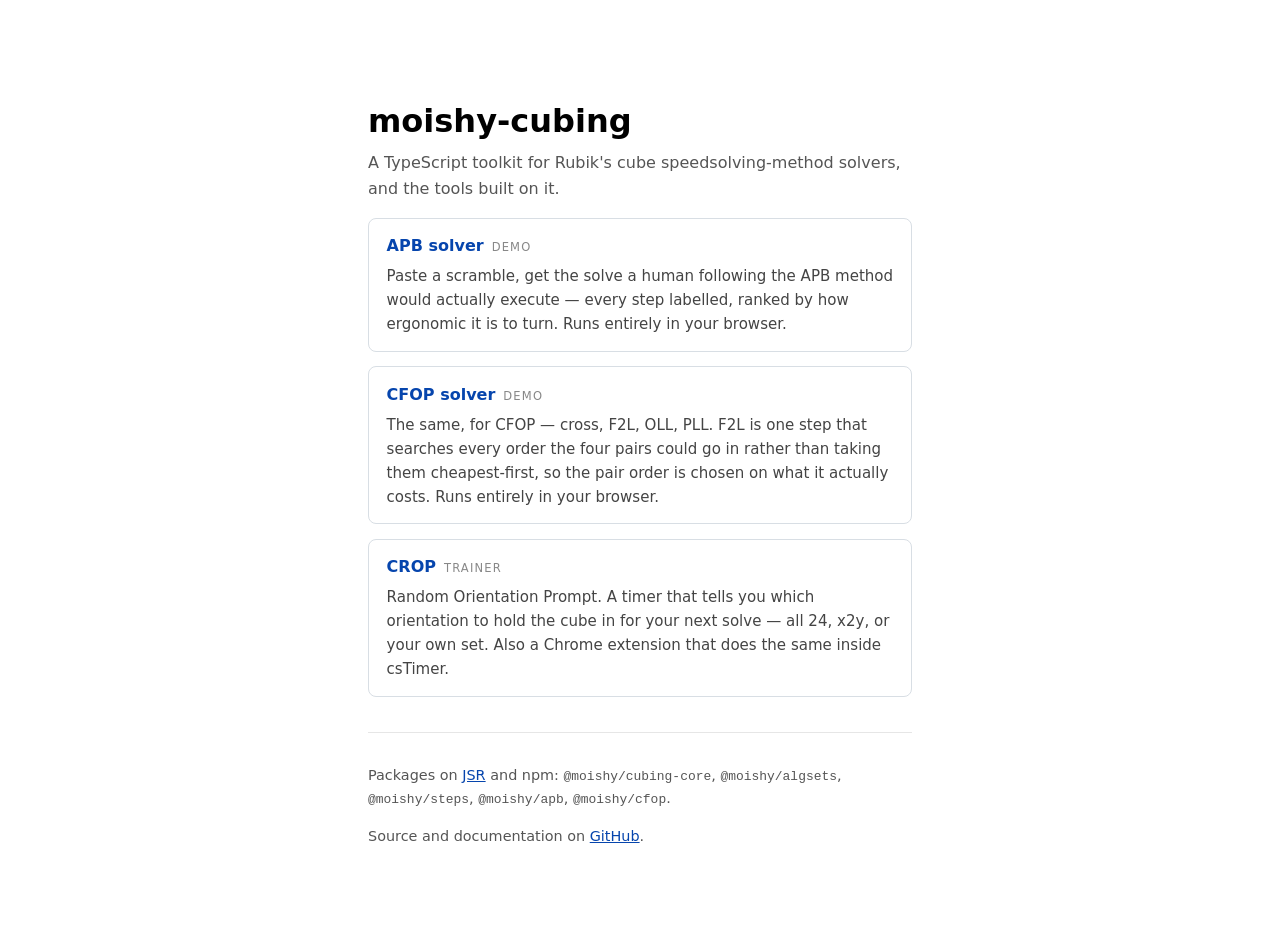
<file: docs/index.html>
<!DOCTYPE html>
<meta charset="utf-8">
<title>moishy-cubing</title>
<meta name="viewport" content="width=device-width, initial-scale=1">
<link rel="canonical" href="https://cubing.moishy.dev/">
<meta name="description"
  content="A TypeScript toolkit for building Rubik's cube speedsolving-method solvers, and the tools built on it.">
<style>
body {
  font-family: system-ui, sans-serif;
  max-width: 34rem;
  margin: 6rem auto;
  padding: 0 1.5rem;
  line-height: 1.6;
}
a {
  color: #0645ad;
}
h1 {
  margin-bottom: 0.2rem;
}
p.tag {
  margin-top: 0;
  color: #555;
}
a.card {
  display: block;
  margin: 0.9rem 0;
  padding: 0.9rem 1.1rem;
  border: 1px solid #d8dee4;
  border-radius: 8px;
  color: inherit;
  text-decoration: none;
}
a.card:hover {
  border-color: #0645ad;
}
a.card .name {
  color: #0645ad;
  font-weight: 600;
}
a.card .kind {
  margin-left: 0.5rem;
  font-size: 0.72rem;
  letter-spacing: 0.1em;
  text-transform: uppercase;
  color: #888;
}
a.card p {
  margin: 0.35rem 0 0;
  font-size: 0.94rem;
  color: #444;
}
footer {
  margin-top: 2.2rem;
  padding-top: 1rem;
  border-top: 1px solid #e6e6e6;
  font-size: 0.9rem;
  color: #555;
}
code {
  font-family: ui-monospace, SFMono-Regular, Menlo, Consolas, monospace;
  font-size: 0.9em;
}
</style>
<h1>moishy-cubing</h1>
<p class="tag">
  A TypeScript toolkit for Rubik's cube speedsolving-method solvers, and the tools built on it.
</p>

<a class="card" href="./apb-demo/">
  <span class="name">APB solver</span><span class="kind">demo</span>
  <p>
    Paste a scramble, get the solve a human following the APB method would actually execute — every
    step labelled, ranked by how ergonomic it is to turn. Runs entirely in your browser.
  </p>
</a>

<a class="card" href="./cfop-demo/">
  <span class="name">CFOP solver</span><span class="kind">demo</span>
  <p>
    The same, for CFOP — cross, F2L, OLL, PLL. F2L is one step that searches every order the four
    pairs could go in rather than taking them cheapest-first, so the pair order is chosen on what it
    actually costs. Runs entirely in your browser.
  </p>
</a>

<a class="card" href="./crop/">
  <span class="name">CROP</span><span class="kind">trainer</span>
  <p>
    Random Orientation Prompt. A timer that tells you which orientation to hold the cube in for your
    next solve — all 24, x2y, or your own set. Also a Chrome extension that does the same inside
    csTimer.
  </p>
</a>

<footer>
  <p>
    Packages on <a href="https://jsr.io/@moishy">JSR</a> and npm:
    <code>@moishy/cubing-core</code>, <code>@moishy/algsets</code>, <code>@moishy/steps</code>,
    <code>@moishy/apb</code>, <code>@moishy/cfop</code>.
  </p>
  <p>
    Source and documentation on
    <a href="https://github.com/moishy-r/moishy-cubing">GitHub</a>.
  </p>
</footer>
</file>
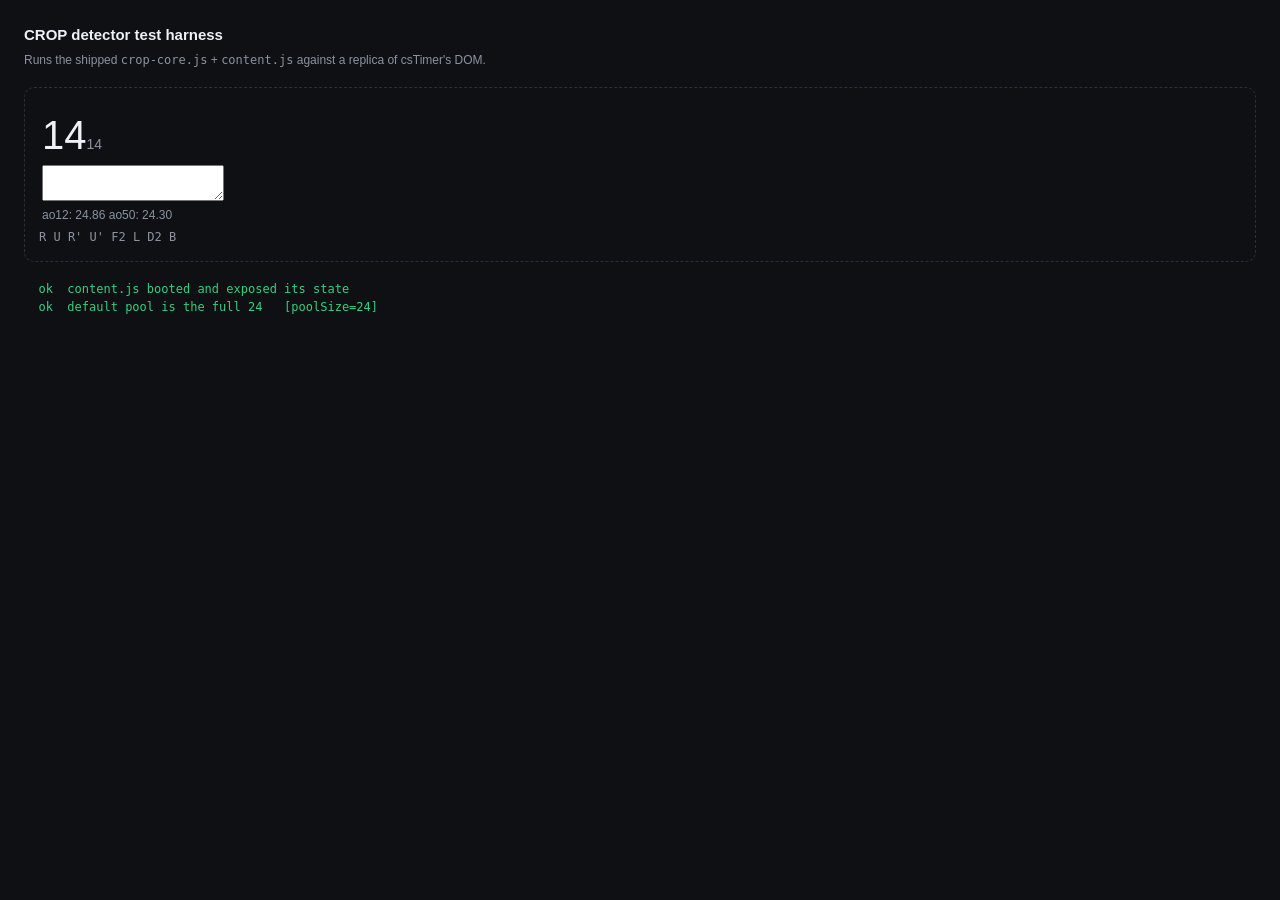
<file: crop/tests/harness.html>
<!DOCTYPE html>
<html lang="en">
<head>
<meta charset="utf-8">
<title>CROP — detector test harness</title>
<!-- Loads the REAL extension files (not copies) against a DOM replica of
     csTimer's verified structure, so the detector is exercised as shipped. -->
<link rel="stylesheet" href="../core/crop-overlay.css">
<style>
  body { margin:0; padding:24px; background:#0e1014; color:#eef1f6;
         font:13px/1.5 -apple-system, BlinkMacSystemFont, "Segoe UI", Roboto, sans-serif; }
  h1 { font-size:15px; margin:0 0 4px; }
  p.sub { margin:0 0 18px; color:#8b93a1; font-size:12px; }
  #mock { border:1px dashed #2a2f38; border-radius:10px; padding:14px; margin-bottom:18px; }
  #lcd { font-size:40px; font-variant-numeric:tabular-nums; }
  .insplabel, .difflabel { display:inline; font-size:14px; color:#8b93a1; }
  #scrambleTxt { font-family:ui-monospace, Menlo, monospace; color:#8b93a1; font-size:12px; }
  #avgstr { color:#8b93a1; font-size:12px; }
  #out { font-family:ui-monospace, Menlo, monospace; font-size:12px; white-space:pre-wrap; }
  .pass { color:#35d07f; } .fail { color:#ff4d4d; } .note { color:#8b93a1; }
  #summary { margin-top:14px; font-weight:700; }
</style>
</head>
<body>

<h1>CROP detector test harness</h1>
<p class="sub">Runs the shipped <code>crop-core.js</code> + <code>content.js</code> against a replica of csTimer's DOM.</p>

<!-- Replica of the structure verified live on cstimer.net -->
<div id="mock">
  <table id="timer"><tbody><tr><td id="container">
    <div id="lcd" class="activetimer insp">0.<span>00</span><div class="insplabel"></div><div class="difflabel"></div></div>
    <textarea id="inputTimer"></textarea>
    <div id="avgstr">ao12: 24.86 ao50: 24.30</div>
  </td></tr></tbody></table>
  <div id="scrambleDiv"><span id="scrambleTxt">R U R' U' F2 L D2 B</span></div>
</div>

<div id="out"></div>
<div id="summary"></div>

<script>
/* chrome.storage shim so content.js runs outside an extension context.
   This is a REAL in-memory store that dispatches onChanged, because the content
   script writes its own _status heartbeat on every prompt — if that write were
   treated as a settings change it would hide the prompt it just showed. A
   no-op shim would hide that class of bug. */
window.__store = {};
window.chrome = (function () {
  var listeners = [];
  return {
    storage: {
      local: {
        get: function (keys, cb) {
          var out = {};
          if (keys === null || keys === undefined) out = Object.assign({}, window.__store);
          else if (typeof keys === 'string') { if (keys in window.__store) out[keys] = window.__store[keys]; }
          else out = Object.assign({}, window.__store);
          setTimeout(function () { cb(out); }, 0);
        },
        set: function (obj, cb) {
          var changes = {};
          Object.keys(obj).forEach(function (k) {
            changes[k] = { oldValue: window.__store[k], newValue: obj[k] };
            window.__store[k] = obj[k];
          });
          setTimeout(function () {
            listeners.forEach(function (l) { l(changes, 'local'); });
            if (cb) cb();
          }, 0);
        }
      },
      onChanged: { addListener: function (fn) { listeners.push(fn); } }
    }
  };
})();
</script>
<script src="../core/crop-core.js"></script>
<script src="../extension/content.js"></script>
<script>
(function () {
  'use strict';

  var out = document.getElementById('out');
  var lcd = document.getElementById('lcd');
  var span = lcd.querySelector('span');
  var diff = lcd.querySelector('.difflabel');
  var insp = lcd.querySelector('.insplabel');
  var scr = document.getElementById('scrambleTxt');
  var avg = document.getElementById('avgstr');

  var results = [];
  function ok(pass, msg, detail) {
    results.push({ pass: !!pass, msg: msg, detail: detail || '' });
    var d = document.createElement('div');
    d.className = pass ? 'pass' : 'fail';
    d.textContent = (pass ? '  ok  ' : 'FAIL  ') + msg + (detail ? '   [' + detail + ']' : '');
    out.appendChild(d);
  }
  function note(msg) {
    var d = document.createElement('div');
    d.className = 'note';
    d.textContent = '· ' + msg;
    out.appendChild(d);
  }
  var sleep = function (ms) { return new Promise(function (r) { setTimeout(r, ms); }); };

  /* write the display the way csTimer does: text node + <span> for centis */
  function paint(text) {
    var m = /^(.*\.)(\d+)$/.exec(text);
    if (m) { lcd.firstChild.nodeValue = m[1]; span.textContent = m[2]; }
    else { lcd.firstChild.nodeValue = text; span.textContent = ''; }
  }

  function overlayEl() { return document.querySelector('.crop-overlay'); }
  function visible() {
    var o = overlayEl();
    return !!(o && o.classList.contains('crop-visible'));
  }
  function shownColors() {
    var n = document.querySelectorAll('.crop-overlay .crop-color');
    return n.length === 2 ? (n[0].textContent + '/' + n[1].textContent) : '';
  }

  /* a fake solve: rapid repaints, then a settled time */
  async function fakeSolve(finalText, ms) {
    ms = ms || 700;
    var t0 = performance.now();
    while (performance.now() - t0 < ms) {
      paint(((performance.now() - t0) / 1000).toFixed(2));
      await sleep(16);
    }
    paint(finalText);
  }

  async function cooldown() { paint('0.00'); await sleep(1100); }

  /* dispatch a space keydown the way a real key press would */
  function key() {
    var ev = new KeyboardEvent('keydown', {
      key: ' ', code: 'Space', keyCode: 32, bubbles: true, cancelable: true
    });
    document.body.dispatchEvent(ev);
    return ev;
  }

  async function run() {
    await sleep(300);   // let content.js attach

    /* -- 1. attaches to #lcd ------------------------------------------------ */
    var st = window.CROP_DEBUG && window.CROP_DEBUG.state();
    ok(!!st, 'content.js booted and exposed its state');
    ok(st && st.poolSize === 24, 'default pool is the full 24', st && ('poolSize=' + st.poolSize));

    /* -- 2. inspection tick (1/sec) must NOT count as running --------------- */
    for (var i = 15; i >= 12; i--) { insp.textContent = String(i); paint(String(i)); await sleep(350); }
    await sleep(600);
    ok(!visible(), 'slow inspection ticks do not trigger a prompt');
    insp.textContent = '';
    await cooldown();

    /* -- 3. #avgstr churn must NOT trigger anything (proves we watch #lcd) -- */
    for (var j = 0; j < 8; j++) { avg.textContent = 'ao12: 24.' + j + ' ao50: 24.30'; await sleep(20); }
    await sleep(600);
    ok(!visible(), '#avgstr (rolling averages) churn does not trigger a prompt');
    await cooldown();

    /* -- 4. a real solve fires the prompt ---------------------------------- */
    var before = { h: document.body.scrollHeight, rect: lcd.getBoundingClientRect().top };
    document.body.focus && document.body.focus();
    var activeBefore = document.activeElement;

    await fakeSolve('19.47');
    await sleep(600);
    ok(visible(), 'running -> stopped fires the prompt', 'showed ' + shownColors());

    /* -- 5. focus and layout are untouched --------------------------------- */
    ok(document.activeElement === activeBefore, 'focus did not move when the overlay appeared',
       'activeElement=' + (document.activeElement && document.activeElement.tagName));
    ok(document.body.scrollHeight === before.h && lcd.getBoundingClientRect().top === before.rect,
       'no layout shift of the host page');

    /* -- 6. defensive CSS -------------------------------------------------- */
    var cs = getComputedStyle(overlayEl());
    ok(cs.position === 'fixed', 'overlay is position:fixed', cs.position);
    ok(cs.zIndex === '999999', 'overlay z-index is 999999', cs.zIndex);
    ok(cs.pointerEvents === 'none', 'overlay wrapper is pointer-events:none', cs.pointerEvents);
    ok(getComputedStyle(document.querySelector('.crop-card')).pointerEvents === 'none',
       'card is pointer-events:none too');
    ok(document.querySelectorAll('.crop-overlay [tabindex], .crop-overlay button, .crop-overlay input, .crop-overlay a').length === 0,
       'overlay contains nothing focusable');
    if (typeof document.elementFromPoint === 'function') {
      var hit = document.elementFromPoint(window.innerWidth / 2, window.innerHeight / 2);
      ok(!hit || !hit.closest('.crop-overlay'),
         'clicks at the overlay centre land on the page underneath',
         hit ? hit.tagName + '.' + hit.className : 'null');
    } else {
      note('hit-testing skipped (no elementFromPoint in this runtime)');
    }

    /* -- 7. space dismisses it, and is NOT swallowed ----------------------- */
    var ev = new KeyboardEvent('keydown', { key: ' ', code: 'Space', keyCode: 32, bubbles: true, cancelable: true });
    var reachedWindow = false;
    var probe = function () { reachedWindow = true; };
    window.addEventListener('keydown', probe);
    document.body.dispatchEvent(ev);
    window.removeEventListener('keydown', probe);

    ok(!visible(), 'space keydown dismisses the prompt');
    ok(ev.defaultPrevented === false, 'CROP did not call preventDefault on the space bar');
    ok(reachedWindow, 'the space keydown still propagated (csTimer would receive it)');

    /* -- 8. scramble accelerator beats the settle window ------------------- */
    /* csTimer's real order on a stop: record the time, regenerate the scramble,
       paint the final display. So the scramble changes while the detector still
       believes the timer is running — that is the accelerator's trigger. */
    await cooldown();
    await fakeSolve('21.08', 600);                 // ends painting, as csTimer does
    scr.textContent = "D2 F R2 U' L B2 R";         // regenerated on record
    await sleep(120);                              // well under the 380ms settle
    ok(visible(), 'a new scramble at the stop fires the prompt before the 380ms settle');

    /* -- 9. a manual scramble change while idle must NOT fire -------------- */
    var ev2 = new KeyboardEvent('keydown', { key: ' ', code: 'Space', keyCode: 32, bubbles: true, cancelable: true });
    document.body.dispatchEvent(ev2);
    await cooldown();
    scr.textContent = "U R2 F' L D B2";
    await sleep(500);
    ok(!visible(), 'changing the scramble while idle does not fire a prompt');

    /* -- 10. difflabel does not corrupt the reading ------------------------ */
    await cooldown();
    diff.textContent = '(-7.24)';                  // csTimer's +/- vs previous
    await fakeSolve('18.02');
    await sleep(600);
    ok(visible(), 'a solve is still detected while .difflabel is populated');
    diff.textContent = '';

    /* -- 11. trailing repaints after the stop must not kill the prompt ------ */
    /* Regression guard: csTimer redraws the display a few more times right
       after recording (penalty/diff redraws). Those must not be mistaken for a
       new solve starting, because hiding the prompt here would then collide
       with the duplicate guard and the user would see nothing at all. */
    await cooldown();
    await fakeSolve('23.55');
    await sleep(600);
    ok(visible(), 'prompt is up before the trailing-repaint test');
    for (var r = 0; r < 6; r++) { paint('23.5' + r); await sleep(15); }
    await sleep(60);
    ok(visible(), 'a burst of trailing repaints does not dismiss the prompt');

    /* -- 12. the _status heartbeat must not dismiss the prompt -------------- */
    /* The content script writes _status to storage on every fire so the popup
       can report "N solves detected". That write echoes back through
       storage.onChanged; if the listener treated it as a settings change it
       would hide the prompt roughly one tick after showing it. */
    await sleep(250);
    ok(visible(), 'prompt survives its own _status write to storage');
    ok(window.__store._status && window.__store._status.solvesSeen >= 1,
       'status heartbeat records the solve count for the popup',
       window.__store._status ? ('solvesSeen=' + window.__store._status.solvesSeen +
                                 ' el=' + window.__store._status.el) : 'missing');

    /* -- 13. a real settings change DOES clear a stale prompt --------------- */
    chrome.storage.local.set({ position: 'bottom' });
    await sleep(200);
    ok(!visible(), 'changing a real setting clears the on-screen prompt');

    /* -- 14. the popup Test button path ------------------------------------ */
    chrome.storage.local.set({ demoAt: Date.now() });
    await sleep(250);
    ok(visible(), 'the popup Test button (demoAt) fires a prompt on demand');
    var beforeCount = window.__store._status.solvesSeen;
    chrome.storage.local.set({ demoAt: Date.now() + 1 });
    await sleep(250);
    ok(window.__store._status.solvesSeen === beforeCount,
       'a test prompt is not counted as a detected solve',
       'solvesSeen=' + window.__store._status.solvesSeen);

    /* -- 15. paused means paused ------------------------------------------- */
    key(); // dismiss
    chrome.storage.local.set({ enabled: false });
    await sleep(200);
    await cooldown();
    await fakeSolve('17.11');
    await sleep(600);
    ok(!visible(), 'no prompt while paused');
    ok(window.__store._status.solvesSeen > beforeCount,
       'but the solve is still counted, so the popup can say "detected but paused"',
       'solvesSeen=' + window.__store._status.solvesSeen);
    chrome.storage.local.set({ enabled: true });
    await sleep(200);

    /* -- 16. every prompt is a legal orientation --------------------------- */
    var seen = {}, bad = 0;
    for (var k = 0; k < 40; k++) {
      var o = CROP.pick({ mode: 'full' });
      if (!CROP.isValidPair(o.top, o.front)) bad++;
      seen[o.top + '/' + o.front] = 1;
    }
    ok(bad === 0, '40 consecutive picks are all legal orientations');
    note(Object.keys(seen).length + ' distinct orientations seen in 40 picks');

    /* -- summary ----------------------------------------------------------- */
    var fails = results.filter(function (r) { return !r.pass; });
    var s = document.getElementById('summary');
    s.className = fails.length ? 'fail' : 'pass';
    s.textContent = fails.length
      ? fails.length + ' of ' + results.length + ' checks FAILED'
      : 'all ' + results.length + ' checks passed';
    window.__RESULTS = { total: results.length, failed: fails.length,
                         fails: fails.map(function (r) { return r.msg + ' ' + r.detail; }) };
  }

  run().catch(function (e) {
    ok(false, 'harness threw: ' + (e && e.message));
    window.__RESULTS = { total: results.length, failed: 999, fails: [String(e && e.stack || e)] };
  });
})();
</script>
</body>
</html>
</file>
<file: crop/core/crop-overlay.css>
/* ============================================================================
 * CROP — overlay styles.
 *
 * Injected into csTimer, so every rule is namespaced .crop-* and the
 * layout-critical properties carry !important. csTimer ships its own global
 * resets and user-supplied custom CSS; without !important a theme can and will
 * reposition or hide this overlay.
 *
 * The wrapper is fixed-position and pointer-events:none so it can never shift
 * csTimer's layout, never intercept a click, and never take focus.
 * ==========================================================================*/

.crop-overlay {
  position: fixed !important;
  top: 0 !important;
  left: 0 !important;
  right: 0 !important;
  bottom: 0 !important;
  width: 100% !important;
  height: 100% !important;
  margin: 0 !important;
  padding: 0 !important;
  border: 0 !important;
  background: transparent !important;
  z-index: 999999 !important;
  display: none;
  pointer-events: none !important;
  -webkit-user-select: none !important;
  user-select: none !important;
  box-sizing: border-box !important;
  overflow: hidden !important;
  contain: layout style;
}

.crop-overlay.crop-visible {
  display: flex !important;
  justify-content: center !important;
}

.crop-overlay.crop-pos-top    { align-items: flex-start !important; }
.crop-overlay.crop-pos-center { align-items: center !important; }
.crop-overlay.crop-pos-bottom { align-items: flex-end !important; }

.crop-overlay.crop-pos-top .crop-card    { margin-top: 12vh !important; }
.crop-overlay.crop-pos-bottom .crop-card { margin-bottom: 10vh !important; }

/* Inline variant: the card sits in normal flow inside a caller-supplied
   container (the settings popup's preview) instead of covering the viewport.
   Must come after the .crop-pos-* rules so its margin reset wins the tie. */
.crop-overlay.crop-inline {
  position: static !important;
  top: auto !important;
  left: auto !important;
  right: auto !important;
  bottom: auto !important;
  width: auto !important;
  height: auto !important;
  z-index: auto !important;
  overflow: visible !important;
}
.crop-overlay.crop-inline.crop-visible { display: flex !important; }
.crop-overlay.crop-inline .crop-card {
  margin: 0 !important;
  box-shadow: none !important;
}

/* ---- card ---------------------------------------------------------------- */

.crop-card {
  pointer-events: none !important;   /* nothing here is interactive, by design */
  box-sizing: border-box !important;
  display: block !important;
  min-width: 240px !important;
  max-width: min(90vw, 460px) !important;
  margin: 0 !important;
  padding: 18px 26px 14px !important;
  border: 1px solid rgba(255, 255, 255, 0.14) !important;
  border-radius: 16px !important;
  background: rgba(14, 16, 20, 0.94) !important;
  box-shadow: 0 18px 50px rgba(0, 0, 0, 0.55) !important;
  color: #f2f4f8 !important;
  font-family: -apple-system, BlinkMacSystemFont, "Segoe UI", Roboto, Helvetica, Arial, sans-serif !important;
  font-size: 16px !important;
  font-weight: 400 !important;
  line-height: 1.2 !important;
  letter-spacing: normal !important;
  text-align: center !important;
  text-shadow: none !important;
  animation: crop-pop 140ms ease-out !important;
}

@keyframes crop-pop {
  from { opacity: 0; transform: translateY(6px) scale(0.985); }
  to   { opacity: 1; transform: none; }
}

@media (prefers-reduced-motion: reduce) {
  .crop-card { animation: none !important; }
}

.crop-eyebrow {
  margin: 0 0 12px !important;
  padding: 0 !important;
  font-size: 11px !important;
  font-weight: 700 !important;
  line-height: 1.2 !important;
  letter-spacing: 0.14em !important;
  text-transform: uppercase !important;
  color: rgba(242, 244, 248, 0.5) !important;
}

.crop-rows {
  display: flex !important;
  flex-direction: column !important;
  gap: 8px !important;
  margin: 0 !important;
  padding: 0 !important;
}

.crop-row {
  display: flex !important;
  align-items: center !important;
  justify-content: flex-start !important;
  gap: 12px !important;
  margin: 0 !important;
  padding: 0 !important;
}

.crop-swatch {
  display: inline-block !important;
  flex: 0 0 auto !important;
  width: 34px !important;
  height: 34px !important;
  margin: 0 !important;
  padding: 0 !important;
  border: 1px solid rgba(0, 0, 0, 0.45) !important;
  border-radius: 7px !important;
  box-shadow: inset 0 0 0 1px rgba(255, 255, 255, 0.18) !important;
  background: #888;
}

.crop-color {
  display: inline-block !important;
  margin: 0 !important;
  padding: 0 !important;
  font-size: 30px !important;
  font-weight: 800 !important;
  line-height: 1 !important;
  letter-spacing: -0.01em !important;
  white-space: nowrap !important;
}

.crop-slot {
  display: inline-block !important;
  margin: 0 0 0 auto !important;
  padding: 3px 8px !important;
  border-radius: 999px !important;
  background: rgba(255, 255, 255, 0.08) !important;
  color: rgba(242, 244, 248, 0.62) !important;
  font-size: 11px !important;
  font-weight: 700 !important;
  line-height: 1.2 !important;
  letter-spacing: 0.12em !important;
  text-transform: uppercase !important;
}

.crop-hint {
  margin: 14px 0 0 !important;
  padding: 0 !important;
  font-size: 11px !important;
  font-weight: 500 !important;
  line-height: 1.2 !important;
  letter-spacing: 0.06em !important;
  color: rgba(242, 244, 248, 0.34) !important;
}

/* Small screens / phone-held-in-hand cubing */
@media (max-width: 480px) {
  .crop-card   { padding: 14px 18px 11px !important; min-width: 0 !important; }
  .crop-color  { font-size: 24px !important; }
  .crop-swatch { width: 28px !important; height: 28px !important; }
}
</file>
